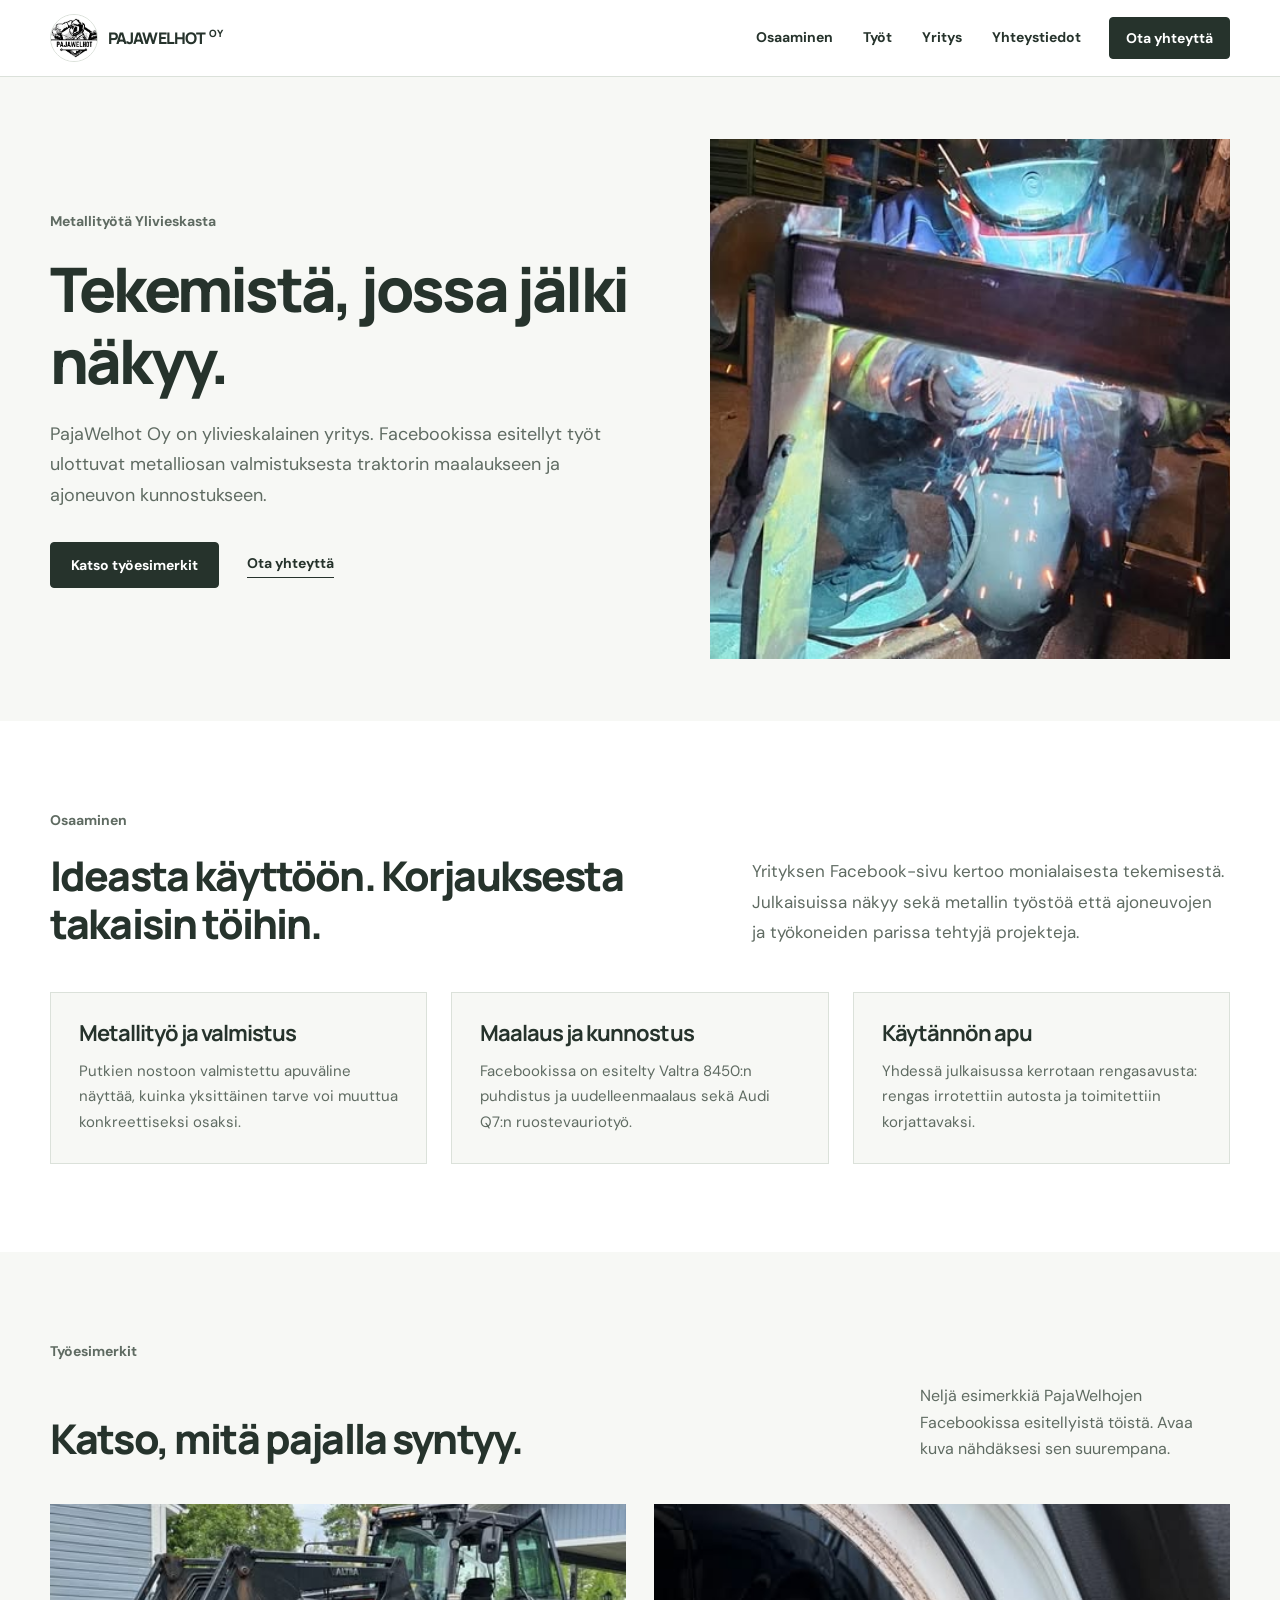
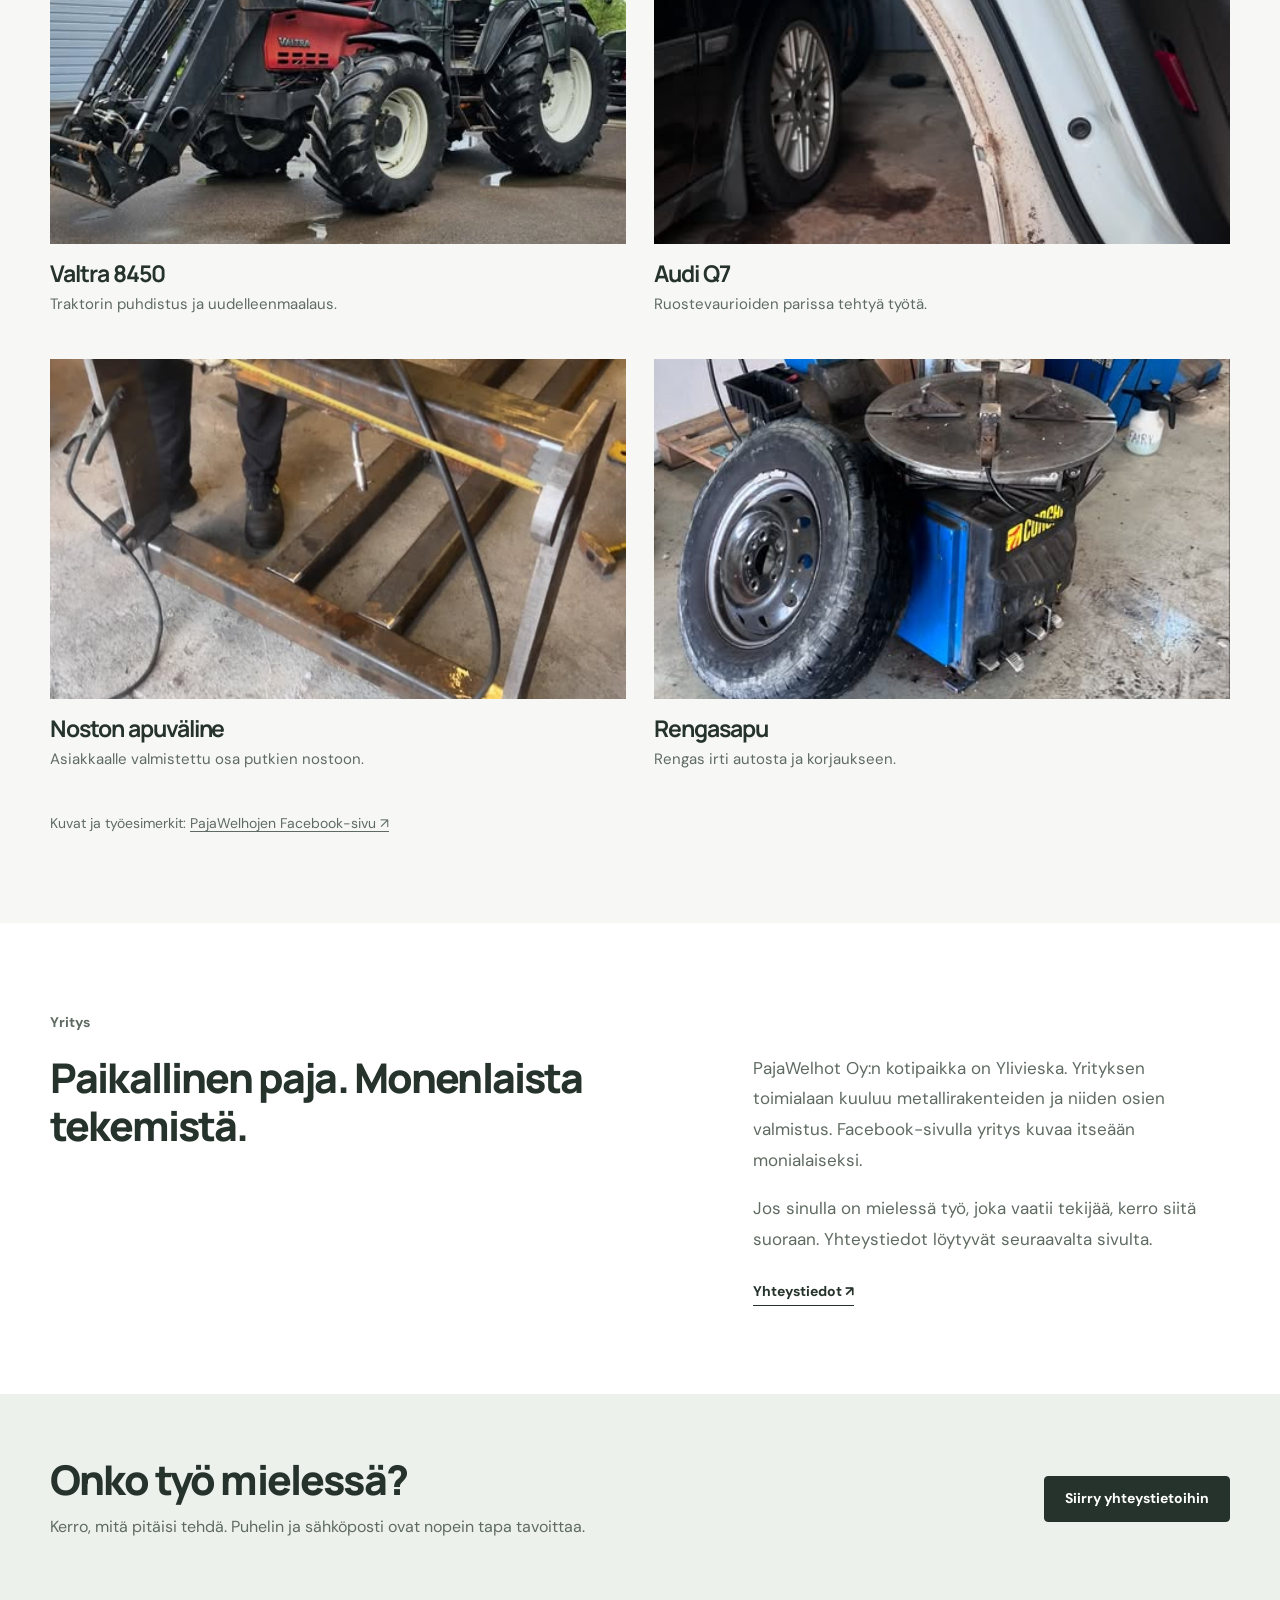
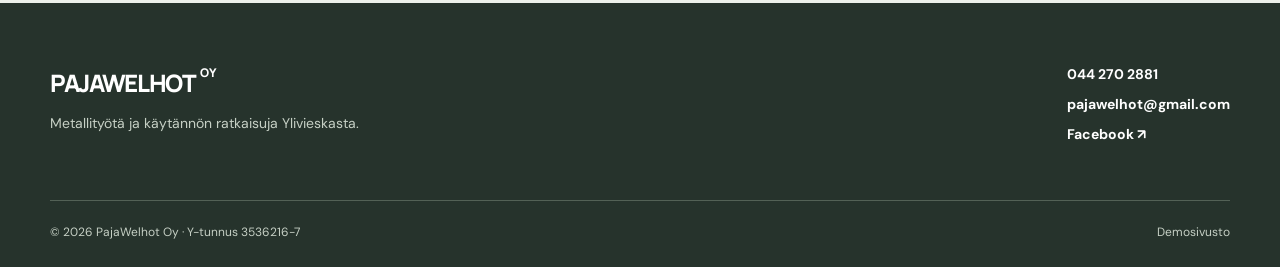
<file: index.html>
<!doctype html>
<html lang="fi">
<head>
  <meta charset="utf-8">
  <meta name="viewport" content="width=device-width, initial-scale=1">
  <meta name="robots" content="noindex, nofollow">
  <meta name="theme-color" content="#202623">
  <meta name="description" content="PajaWelhot Oy – metallityötä ja käytännön ratkaisuja Ylivieskasta. Tutustu Facebookissa esiteltyihin töihin ja ota yhteyttä.">
  <title>PajaWelhot Oy – Metallityötä Ylivieskasta</title>
  <link rel="icon" href="/assets/favicon.svg" type="image/svg+xml">
  <link rel="stylesheet" href="/assets/style.css">
  <script src="/assets/script.js" defer></script>
</head>
<body>
  <a class="skip-link" href="#main">Siirry sisältöön</a>
  <header class="site-header">
    <div class="shell header-inner">
      <a class="brand" href="/" aria-label="PajaWelhot Oy, etusivu">
        <span class="brand-mark"><img src="/assets/logo-facebook.jpg" alt="" width="54" height="54"></span>
        <span class="brand-name">PAJAWELHOT <small>OY</small></span>
      </a>
      <button class="menu-toggle" type="button" aria-expanded="false" aria-controls="primary-nav" aria-label="Avaa valikko">
        <span></span><span></span><span></span>
      </button>
      <nav class="primary-nav" id="primary-nav" aria-label="Päävalikko">
        <a href="#osaaminen">Osaaminen</a>
        <a href="#tyot">Työt</a>
        <a href="#yritys">Yritys</a>
        <a href="/yhteystiedot/">Yhteystiedot</a>
      </nav>
      <a class="button button-small header-cta" href="/yhteystiedot/">Ota yhteyttä</a>
    </div>
  </header>

  <main id="main">
    <section class="hero">
      <div class="shell hero-layout">
        <div class="hero-copy">
          <p class="eyebrow">Metallityötä Ylivieskasta</p>
          <h1>Tekemistä, jossa jälki näkyy.</h1>
          <p class="hero-lead">PajaWelhot Oy on ylivieskalainen yritys. Facebookissa esitellyt työt ulottuvat metalliosan valmistuksesta traktorin maalaukseen ja ajoneuvon kunnostukseen.</p>
          <div class="hero-actions">
            <a class="button button-accent" href="#tyot">Katso työesimerkit</a>
            <a class="text-link light-link" href="/yhteystiedot/">Ota yhteyttä</a>
          </div>
        </div>
        <div class="hero-visual">
          <img src="/assets/welding.jpg" alt="Metallirakennetta hitsataan pajalla" width="473" height="630" fetchpriority="high">
        </div>
      </div>
    </section>

    <section class="intro-section section-pad" id="osaaminen">
      <div class="shell">
        <p class="section-label">Osaaminen</p>
        <div class="intro-heading-grid">
          <h2>Ideasta käyttöön. Korjauksesta takaisin töihin.</h2>
          <p>Yrityksen Facebook-sivu kertoo monialaisesta tekemisestä. Julkaisuissa näkyy sekä metallin työstöä että ajoneuvojen ja työkoneiden parissa tehtyjä projekteja.</p>
        </div>
        <div class="service-grid">
          <article class="service-card"><h3>Metallityö ja valmistus</h3><p>Putkien nostoon valmistettu apuväline näyttää, kuinka yksittäinen tarve voi muuttua konkreettiseksi osaksi.</p></article>
          <article class="service-card"><h3>Maalaus ja kunnostus</h3><p>Facebookissa on esitelty Valtra 8450:n puhdistus ja uudelleenmaalaus sekä Audi Q7:n ruostevauriotyö.</p></article>
          <article class="service-card"><h3>Käytännön apu</h3><p>Yhdessä julkaisussa kerrotaan rengasavusta: rengas irrotettiin autosta ja toimitettiin korjattavaksi.</p></article>
        </div>
      </div>
    </section>

    <section class="work-section section-pad" id="tyot">
      <div class="shell">
        <p class="section-label">Työesimerkit</p>
        <div class="work-heading">
          <h2>Katso, mitä pajalla syntyy.</h2>
          <p>Neljä esimerkkiä PajaWelhojen Facebookissa esitellyistä töistä. Avaa kuva nähdäksesi sen suurempana.</p>
        </div>
        <div class="work-grid">
          <article class="work-card work-card-large">
            <button class="work-image gallery-open" type="button" data-full="/assets/valtra.jpg" data-caption="Valtra 8450 – puhdistus ja uudelleenmaalaus" aria-label="Avaa kuva: Valtra 8450"><img src="/assets/valtra.jpg" alt="Valtra 8450 -traktori uudelleenmaalauksen jälkeen" loading="lazy" width="472" height="628"><span class="image-open" aria-hidden="true">↗</span></button>
            <div class="work-meta"><h3>Valtra 8450</h3><p>Traktorin puhdistus ja uudelleenmaalaus.</p></div>
          </article>
          <article class="work-card">
            <button class="work-image gallery-open" type="button" data-full="/assets/audi-rust.jpg" data-caption="Audi Q7 – ruostevaurioiden käsittely" aria-label="Avaa kuva: Audi Q7"><img src="/assets/audi-rust.jpg" alt="Audi Q7:n oviaukossa näkyvä ruostevaurio" loading="lazy" width="474" height="628"><span class="image-open" aria-hidden="true">↗</span></button>
            <div class="work-meta"><h3>Audi Q7</h3><p>Ruostevaurioiden parissa tehtyä työtä.</p></div>
          </article>
          <article class="work-card">
            <button class="work-image gallery-open" type="button" data-full="/assets/lifting-tool.jpg" data-caption="Putkien nostoon valmistetun apuvälineen työvaihe" aria-label="Avaa kuva: nostovälineen valmistus"><img src="/assets/lifting-tool.jpg" alt="Metallista valmistettavaa putkien noston apuvälinettä mitataan" loading="lazy" width="590" height="443"><span class="image-open" aria-hidden="true">↗</span></button>
            <div class="work-meta"><h3>Noston apuväline</h3><p>Asiakkaalle valmistettu osa putkien nostoon.</p></div>
          </article>
          <article class="work-card">
            <button class="work-image gallery-open" type="button" data-full="/assets/tyre-help.jpg" data-caption="Rengasapu Ylivieskassa" aria-label="Avaa kuva: rengasapu"><img src="/assets/tyre-help.jpg" alt="Auton rengas rengaskoneen vieressä" loading="lazy" width="472" height="628"><span class="image-open" aria-hidden="true">↗</span></button>
            <div class="work-meta"><h3>Rengasapu</h3><p>Rengas irti autosta ja korjaukseen.</p></div>
          </article>
        </div>
        <p class="source-note">Kuvat ja työesimerkit: <a href="https://www.facebook.com/profile.php?id=61557677003120" target="_blank" rel="noopener noreferrer">PajaWelhojen Facebook-sivu <span aria-hidden="true">↗</span></a></p>
      </div>
    </section>

    <section class="about-section section-pad" id="yritys">
      <div class="shell about-layout">
        <div><p class="section-label">Yritys</p><h2>Paikallinen paja. Monenlaista tekemistä.</h2></div>
        <div class="about-copy"><p>PajaWelhot Oy:n kotipaikka on Ylivieska. Yrityksen toimialaan kuuluu metallirakenteiden ja niiden osien valmistus. Facebook-sivulla yritys kuvaa itseään monialaiseksi.</p><p>Jos sinulla on mielessä työ, joka vaatii tekijää, kerro siitä suoraan. Yhteystiedot löytyvät seuraavalta sivulta.</p><a class="text-link" href="/yhteystiedot/">Yhteystiedot <span aria-hidden="true">↗</span></a></div>
      </div>
    </section>

    <section class="contact-band"><div class="shell contact-band-inner"><div><h2>Onko työ mielessä?</h2><p>Kerro, mitä pitäisi tehdä. Puhelin ja sähköposti ovat nopein tapa tavoittaa.</p></div><a class="button button-accent" href="/yhteystiedot/">Siirry yhteystietoihin</a></div></section>
  </main>

  <footer class="site-footer"><div class="shell footer-inner"><div class="footer-brand">PAJAWELHOT <small>OY</small><p>Metallityötä ja käytännön ratkaisuja Ylivieskasta.</p></div><div class="footer-links"><a href="tel:+358442702881">044 270 2881</a><a href="mailto:pajawelhot@gmail.com">pajawelhot@gmail.com</a><a href="https://www.facebook.com/profile.php?id=61557677003120" target="_blank" rel="noopener noreferrer">Facebook ↗</a></div><div class="footer-bottom"><span>© 2026 PajaWelhot Oy · Y-tunnus 3536216-7</span><span>Demosivusto</span></div></div></footer>

  <dialog class="image-dialog" aria-label="Työkuva"><button class="dialog-close" type="button" aria-label="Sulje kuva">×</button><img alt=""><p class="dialog-caption"></p></dialog>
</body>
</html>
</file>
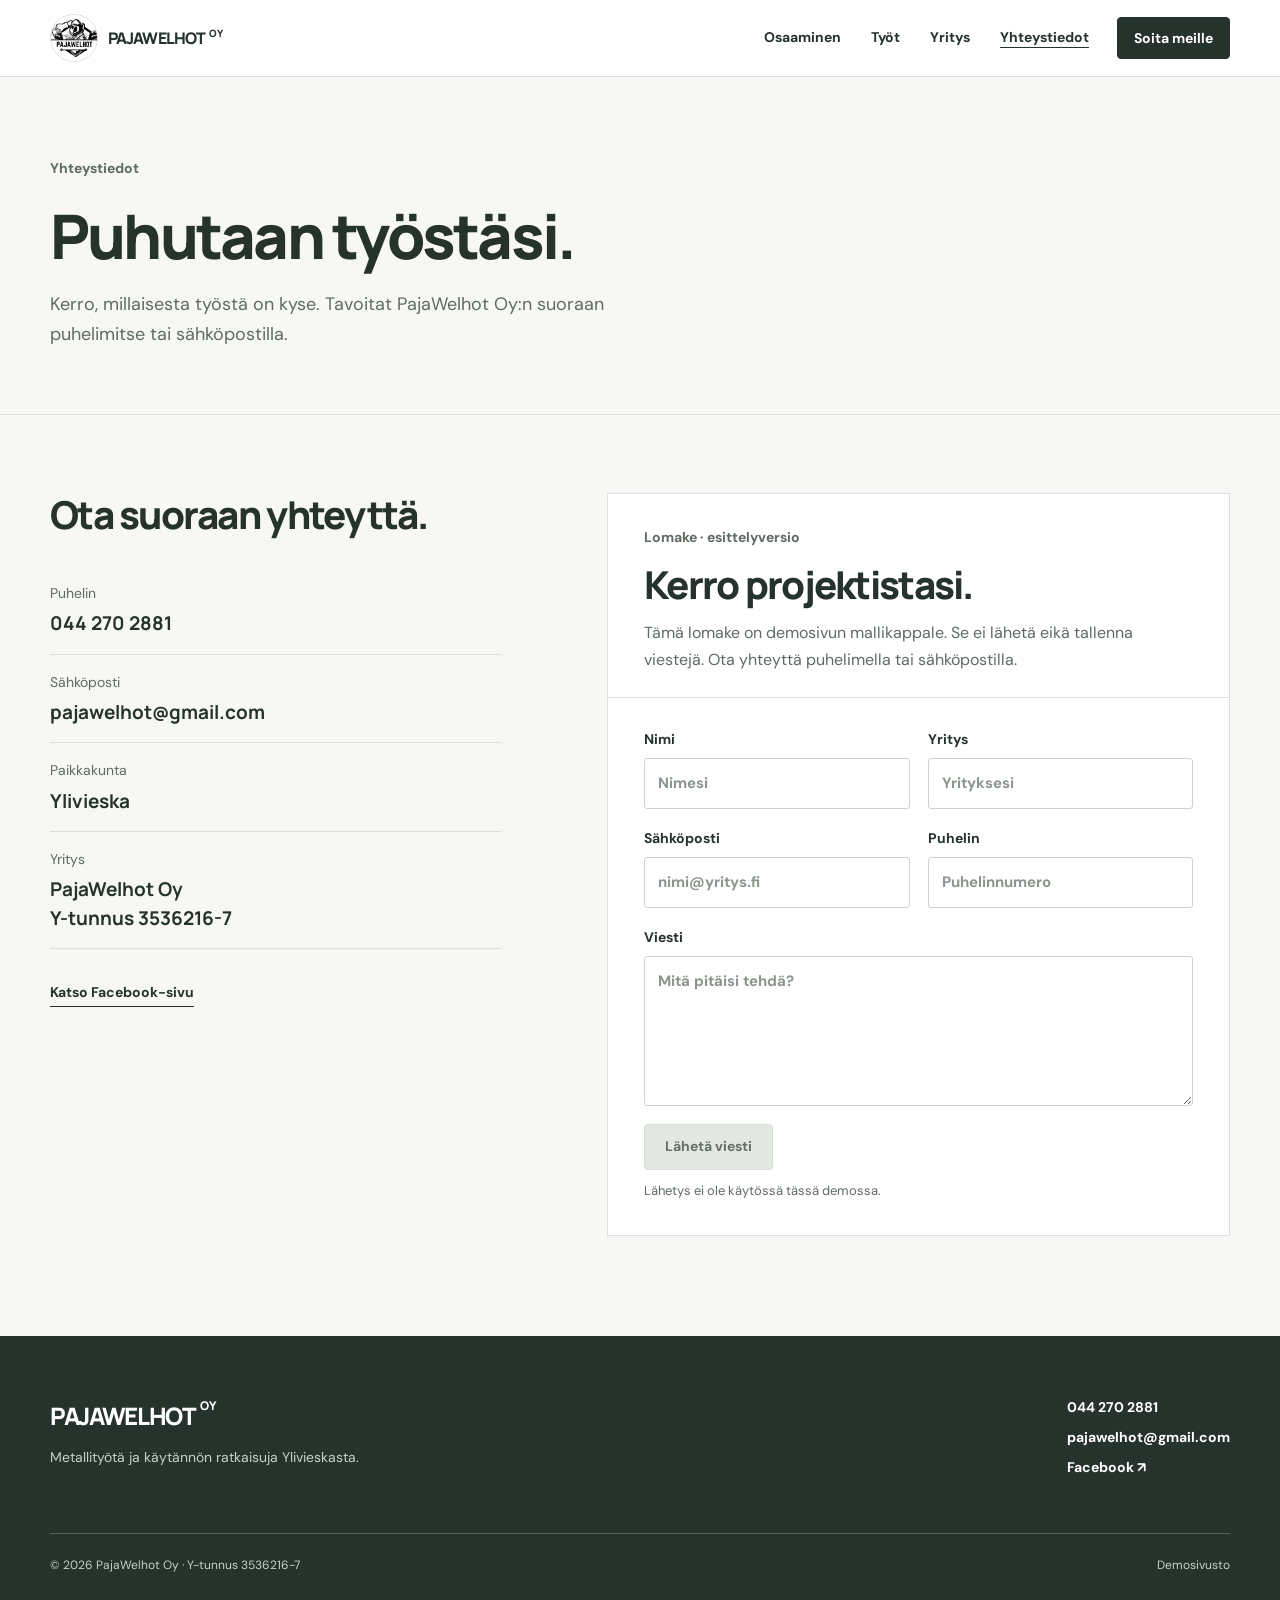
<file: yhteystiedot/index.html>
<!doctype html>
<html lang="fi">
<head>
  <meta charset="utf-8">
  <meta name="viewport" content="width=device-width, initial-scale=1">
  <meta name="robots" content="noindex, nofollow">
  <meta name="theme-color" content="#202623">
  <meta name="description" content="PajaWelhot Oy:n yhteystiedot. Puhelin 044 270 2881, sähköposti pajawelhot@gmail.com. Ylivieska.">
  <title>Yhteystiedot – PajaWelhot Oy</title>
  <link rel="icon" href="/assets/favicon.svg" type="image/svg+xml">
  <link rel="stylesheet" href="/assets/style.css">
  <script src="/assets/script.js" defer></script>
</head>
<body>
  <a class="skip-link" href="#main">Siirry sisältöön</a>
  <header class="site-header">
    <div class="shell header-inner">
      <a class="brand" href="/" aria-label="PajaWelhot Oy, etusivu"><span class="brand-mark"><img src="/assets/logo-facebook.jpg" alt="" width="54" height="54"></span><span class="brand-name">PAJAWELHOT <small>OY</small></span></a>
      <button class="menu-toggle" type="button" aria-expanded="false" aria-controls="primary-nav" aria-label="Avaa valikko"><span></span><span></span><span></span></button>
      <nav class="primary-nav" id="primary-nav" aria-label="Päävalikko"><a href="/#osaaminen">Osaaminen</a><a href="/#tyot">Työt</a><a href="/#yritys">Yritys</a><a href="/yhteystiedot/" aria-current="page">Yhteystiedot</a></nav>
      <a class="button button-small header-cta" href="tel:+358442702881">Soita meille</a>
    </div>
  </header>

  <main id="main" class="contact-main">
    <section class="contact-hero"><div class="shell"><p class="eyebrow">Yhteystiedot</p><h1>Puhutaan työstäsi.</h1><p>Kerro, millaisesta työstä on kyse. Tavoitat PajaWelhot Oy:n suoraan puhelimitse tai sähköpostilla.</p></div></section>
    <section class="contact-content"><div class="shell contact-grid">
      <div class="contact-details"><h2>Ota suoraan yhteyttä.</h2><div class="detail-list"><div class="detail-item"><span>Puhelin</span><a href="tel:+358442702881">044 270 2881</a></div><div class="detail-item"><span>Sähköposti</span><a href="mailto:pajawelhot@gmail.com">pajawelhot@gmail.com</a></div><div class="detail-item"><span>Paikkakunta</span><strong>Ylivieska</strong></div><div class="detail-item"><span>Yritys</span><strong>PajaWelhot Oy<br>Y-tunnus 3536216-7</strong></div></div><a class="text-link" href="https://www.facebook.com/profile.php?id=61557677003120" target="_blank" rel="noopener noreferrer">Katso Facebook-sivu</a></div>
      <div class="form-panel"><div class="form-panel-top"><p class="section-label">Lomake · esittelyversio</p><h2>Kerro projektistasi.</h2><p>Tämä lomake on demosivun mallikappale. Se ei lähetä eikä tallenna viestejä. Ota yhteyttä puhelimella tai sähköpostilla.</p></div><form class="demo-form" id="demo-form" novalidate><div class="field-row"><label>Nimi<input type="text" name="name" autocomplete="name" placeholder="Nimesi"></label><label>Yritys<input type="text" name="company" autocomplete="organization" placeholder="Yrityksesi"></label></div><div class="field-row"><label>Sähköposti<input type="email" name="email" autocomplete="email" placeholder="nimi@yritys.fi"></label><label>Puhelin<input type="tel" name="phone" autocomplete="tel" placeholder="Puhelinnumero"></label></div><label>Viesti<textarea name="message" rows="5" placeholder="Mitä pitäisi tehdä?"></textarea></label><button class="button button-disabled" type="submit" disabled aria-describedby="form-note">Lähetä viesti</button><p id="form-note" class="form-note">Lähetys ei ole käytössä tässä demossa.</p></form></div>
    </div></section>
  </main>
  <footer class="site-footer"><div class="shell footer-inner"><div class="footer-brand">PAJAWELHOT <small>OY</small><p>Metallityötä ja käytännön ratkaisuja Ylivieskasta.</p></div><div class="footer-links"><a href="tel:+358442702881">044 270 2881</a><a href="mailto:pajawelhot@gmail.com">pajawelhot@gmail.com</a><a href="https://www.facebook.com/profile.php?id=61557677003120" target="_blank" rel="noopener noreferrer">Facebook ↗</a></div><div class="footer-bottom"><span>© 2026 PajaWelhot Oy · Y-tunnus 3536216-7</span><span>Demosivusto</span></div></div></footer>
</body>
</html>
</file>
<file: assets/style.css>
@import url('https://fonts.googleapis.com/css2?family=DM+Sans:wght@400;500;600;700&family=Manrope:wght@500;600;700;800&display=swap');

:root{--ink:#26332c;--muted:#5f6b62;--paper:#f7f8f5;--soft:#edf1eb;--line:#dbe1da;--white:#fff;--shell:1180px}
*{box-sizing:border-box}
html{scroll-behavior:smooth}
body{margin:0;background:var(--white);color:var(--ink);font:16px/1.65 'DM Sans',Arial,sans-serif}
body:has(.image-dialog[open]){overflow:hidden}
img{display:block;max-width:100%}
button,input,textarea{font:inherit}
button{cursor:pointer}
a{color:inherit;text-decoration:none}
a:focus-visible,button:focus-visible,input:focus-visible,textarea:focus-visible{outline:3px solid #718d75;outline-offset:3px}
.shell{width:min(calc(100% - 64px),var(--shell));margin-inline:auto}
.skip-link{position:absolute;z-index:100;top:-100px;left:16px;padding:10px 16px;background:var(--ink);color:#fff}
.skip-link:focus{top:12px}
h1,h2,h3,p{margin-top:0}
h1,h2,h3{font-family:Manrope,Arial,sans-serif;letter-spacing:-.045em;line-height:1.17}
h1{font-size:clamp(43px,4.8vw,68px);font-weight:800}
h2{font-size:clamp(32px,3.2vw,46px);font-weight:800}
h3{font-size:22px}
.section-label,.eyebrow{font-size:14px;font-weight:700;color:var(--muted);margin-bottom:20px}
.section-pad{padding:88px 0}

/* Navigation */
.site-header{position:relative;z-index:20;background:#fff;border-bottom:1px solid var(--line)}
.header-inner{display:flex;align-items:center;min-height:76px;gap:28px}
.brand{display:inline-flex;align-items:center;gap:10px;flex:none}
.brand-mark{position:relative;width:48px;height:48px;overflow:hidden;background:#fff;border:1px solid var(--line);border-radius:50%}
.brand-mark img{position:absolute;max-width:none;width:86px;height:86px;object-fit:cover;left:50%;top:50%;transform:translate(-50%,-50%)}
.brand-name,.footer-brand{font-family:Manrope,Arial,sans-serif;font-weight:800;font-size:16px;letter-spacing:-.055em;white-space:nowrap}
.brand-name small,.footer-brand small{font-size:10px;vertical-align:top;letter-spacing:0;margin-left:2px}
.primary-nav{display:flex;align-items:center;gap:30px;margin-left:auto}
.primary-nav a{font-size:14px;font-weight:700}
.primary-nav a:hover,.primary-nav a[aria-current=page]{text-decoration:underline;text-underline-offset:5px}
.button{display:inline-flex;align-items:center;justify-content:center;min-height:46px;padding:11px 20px;border:1px solid var(--ink);border-radius:4px;background:var(--ink);color:#fff;font-size:14px;font-weight:700;line-height:1.2;text-align:center;white-space:nowrap;transition:background .2s,color .2s}
.button:hover:not(:disabled){background:#3d5445}
.button-small{min-height:42px;padding:10px 16px}
.menu-toggle{display:none}

/* Home */
.hero{background:var(--paper)}
.hero-layout{display:grid;grid-template-columns:1fr .9fr;gap:7%;align-items:center;padding-top:62px;padding-bottom:62px}
.hero-copy{max-width:610px}
.hero h1{margin-bottom:22px}
.hero-lead{max-width:580px;color:var(--muted);font-size:18px;line-height:1.7;margin-bottom:32px}
.hero-actions{display:flex;align-items:center;gap:28px}
.text-link{display:inline-block;padding-bottom:2px;border-bottom:1px solid currentColor;font-size:14px;font-weight:700}
.text-link:hover{border-bottom-width:2px}
.hero-visual{height:520px;overflow:hidden;background:#dfe5dc}
.hero-visual img{width:100%;height:100%;object-fit:cover;object-position:center}
.intro-heading-grid{display:grid;grid-template-columns:1.1fr .9fr;gap:10%;align-items:end;margin-bottom:44px}
.intro-heading-grid h2{max-width:640px;margin-bottom:0}
.intro-heading-grid p,.about-copy p{color:var(--muted);font-size:17px;line-height:1.8;margin:0}
.service-grid{display:grid;grid-template-columns:repeat(3,1fr);gap:24px}
.service-card{padding:28px;background:var(--paper);border:1px solid var(--line)}
.service-card h3{margin-bottom:12px}
.service-card p{margin:0;color:var(--muted);font-size:15px;line-height:1.7}
.work-section{background:var(--paper)}
.work-heading{display:flex;justify-content:space-between;align-items:end;gap:50px;margin-bottom:42px}
.work-heading h2{max-width:590px;margin-bottom:0}
.work-heading>p{max-width:310px;color:var(--muted);margin:0}
.work-grid{display:grid;grid-template-columns:repeat(2,minmax(0,1fr));gap:42px 28px}
.work-image{display:block;width:100%;height:340px;padding:0;border:0;background:#e1e6df;overflow:hidden;text-align:left}
.work-image img{width:100%;height:100%;object-fit:cover;transition:transform .25s}
.work-image:hover img{transform:scale(1.025)}
.image-open{display:none}
.work-meta{padding-top:16px}
.work-meta h3{font-size:23px;margin-bottom:5px}
.work-meta p{margin:0;color:var(--muted);font-size:15px}
.source-note{margin:40px 0 0;color:var(--muted);font-size:14px}
.source-note a{text-decoration:underline;text-underline-offset:3px}
.about-layout{display:grid;grid-template-columns:1fr .85fr;gap:12%;align-items:start}
.about-layout h2{margin:0}
.about-copy{padding-top:42px}
.about-copy p+p{margin-top:18px}
.about-copy .text-link{margin-top:26px}
.contact-band{padding:62px 0;background:var(--soft)}
.contact-band-inner{display:flex;align-items:center;justify-content:space-between;gap:48px}
.contact-band h2{margin-bottom:10px}
.contact-band p{color:var(--muted);margin:0}
.contact-band .button{flex:none}

/* Contact */
.contact-main{background:var(--paper)}
.contact-hero{padding:80px 0 65px;border-bottom:1px solid var(--line)}
.contact-hero h1{margin-bottom:18px}
.contact-hero p:last-child{max-width:630px;margin:0;color:var(--muted);font-size:18px}
.contact-content{padding:78px 0 100px}
.contact-grid{display:grid;grid-template-columns:.84fr 1.16fr;gap:9%;align-items:start}
.contact-details h2,.form-panel h2{font-size:clamp(30px,3vw,42px);margin-bottom:28px}
.detail-list{margin-bottom:30px}
.detail-item{display:flex;flex-direction:column;align-items:flex-start;gap:4px;padding:16px 0;border-bottom:1px solid var(--line)}
.detail-item>span{font-size:14px;color:var(--muted)}
.detail-item a,.detail-item strong{font-family:Manrope,Arial,sans-serif;font-size:19px;font-weight:700;line-height:1.5;overflow-wrap:anywhere}
.detail-item a:hover{text-decoration:underline;text-underline-offset:4px}
.form-panel{background:#fff;border:1px solid var(--line)}
.form-panel-top{padding:32px 36px 24px;border-bottom:1px solid var(--line)}
.form-panel-top .section-label{margin-bottom:14px}
.form-panel h2{margin-bottom:12px}
.form-panel-top>p:last-child{margin:0;color:var(--muted)}
.demo-form{padding:30px 36px 34px}
.field-row{display:grid;grid-template-columns:1fr 1fr;gap:18px}
.demo-form label{display:block;margin-bottom:18px;font-size:14px;font-weight:700}
.demo-form input,.demo-form textarea{display:block;width:100%;margin-top:7px;padding:12px 13px;border:1px solid #cbd3ca;border-radius:3px;background:#fff;color:var(--ink);font-size:15px;resize:vertical}
.demo-form input::placeholder,.demo-form textarea::placeholder{color:#8b958c}
.button-disabled{background:#e3e8e2;color:#657168;border-color:#d7ded6;cursor:not-allowed}
.form-note{margin:10px 0 0;color:var(--muted);font-size:13px}

/* Footer and image viewer */
.site-footer{padding:60px 0 24px;background:var(--ink);color:#fff}
.footer-inner{display:grid;grid-template-columns:1fr auto;gap:54px}
.footer-brand{font-size:24px}
.footer-brand small{font-size:12px}
.footer-brand p{font-family:'DM Sans',Arial,sans-serif;font-size:14px;font-weight:400;letter-spacing:0;color:#c6d0c5;margin:10px 0 0}
.footer-links{display:flex;flex-direction:column;gap:7px;font-size:14px;font-weight:700}
.footer-links a:hover{text-decoration:underline;text-underline-offset:4px}
.footer-bottom{grid-column:1/-1;display:flex;justify-content:space-between;gap:24px;padding-top:22px;border-top:1px solid #536156;color:#c6d0c5;font-size:12px}
.image-dialog{position:fixed;width:min(900px,calc(100vw - 36px));max-height:calc(100vh - 36px);border:0;padding:14px;background:var(--ink);color:#fff;box-shadow:0 24px 80px rgba(0,0,0,.3)}
.image-dialog::backdrop{background:rgba(18,29,21,.78)}
.image-dialog img{width:100%;max-height:calc(100vh - 110px);object-fit:contain}
.dialog-close{position:absolute;right:20px;top:20px;display:grid;place-items:center;width:42px;height:42px;border:0;background:#fff;color:var(--ink);font-size:30px;line-height:1}
.dialog-caption{font-size:14px;margin:12px 4px 2px}

@media(max-width:960px){.primary-nav{gap:18px}.header-inner{gap:18px}.hero-layout{gap:4%}.hero-visual{height:460px}.contact-grid{gap:5%}}
@media(max-width:760px){
  .shell{width:min(calc(100% - 40px),var(--shell))}
  .header-inner{min-height:70px}.brand-mark{width:42px;height:42px}.brand-name{font-size:15px}.header-cta{display:none}
  .menu-toggle{display:flex;margin-left:auto;width:42px;height:42px;border:1px solid var(--line);border-radius:3px;background:#fff;flex-direction:column;align-items:center;justify-content:center;gap:5px}.menu-toggle span{display:block;width:19px;height:2px;background:var(--ink)}
  .primary-nav{position:absolute;top:70px;left:0;right:0;display:none;flex-direction:column;align-items:stretch;gap:0;margin:0;padding:10px 20px 18px;background:#fff;border-bottom:1px solid var(--line)}.primary-nav.is-open{display:flex}.primary-nav a{padding:12px 4px;border-bottom:1px solid var(--line)}
  .section-pad{padding:65px 0}.hero-layout{display:flex;flex-direction:column;gap:32px;padding-top:62px;padding-bottom:0}.hero-visual{height:400px;margin:0 -20px}.hero-lead{font-size:16px}
  .intro-heading-grid,.about-layout,.contact-grid{display:block}.intro-heading-grid h2{margin-bottom:22px}.service-grid{grid-template-columns:1fr;gap:12px}.service-card{padding:24px}
  .work-heading{display:block}.work-heading>p{max-width:560px;margin-top:20px}.work-grid{gap:34px 18px}.work-image{height:300px}
  .about-copy{padding-top:25px}.contact-band-inner{display:block}.contact-band .button{margin-top:25px}.contact-content{padding:65px 0 85px}.form-panel{margin-top:50px}
}
@media(max-width:520px){
  .hero-layout{padding-top:48px;gap:28px}.hero h1{font-size:44px}.hero-actions{align-items:flex-start;flex-direction:column;gap:20px}.hero-visual{height:340px}
  .section-pad{padding:58px 0}.work-grid{grid-template-columns:1fr}.work-image{height:330px}.work-heading h2{font-size:36px}
  .contact-band{padding:54px 0}.contact-band h2{font-size:34px}.contact-hero{padding:56px 0}.contact-hero h1{font-size:44px}.contact-hero p:last-child{font-size:16px}
  .footer-inner{display:block}.footer-links{margin-top:28px}.footer-bottom{display:flex;flex-direction:column;gap:4px;margin-top:38px}
  .form-panel-top,.demo-form{padding-left:24px;padding-right:24px}.field-row{grid-template-columns:1fr;gap:0}.detail-item a,.detail-item strong{font-size:18px}
}
@media(prefers-reduced-motion:reduce){html{scroll-behavior:auto}*,*:before,*:after{transition:none!important;animation:none!important}}
</file>
